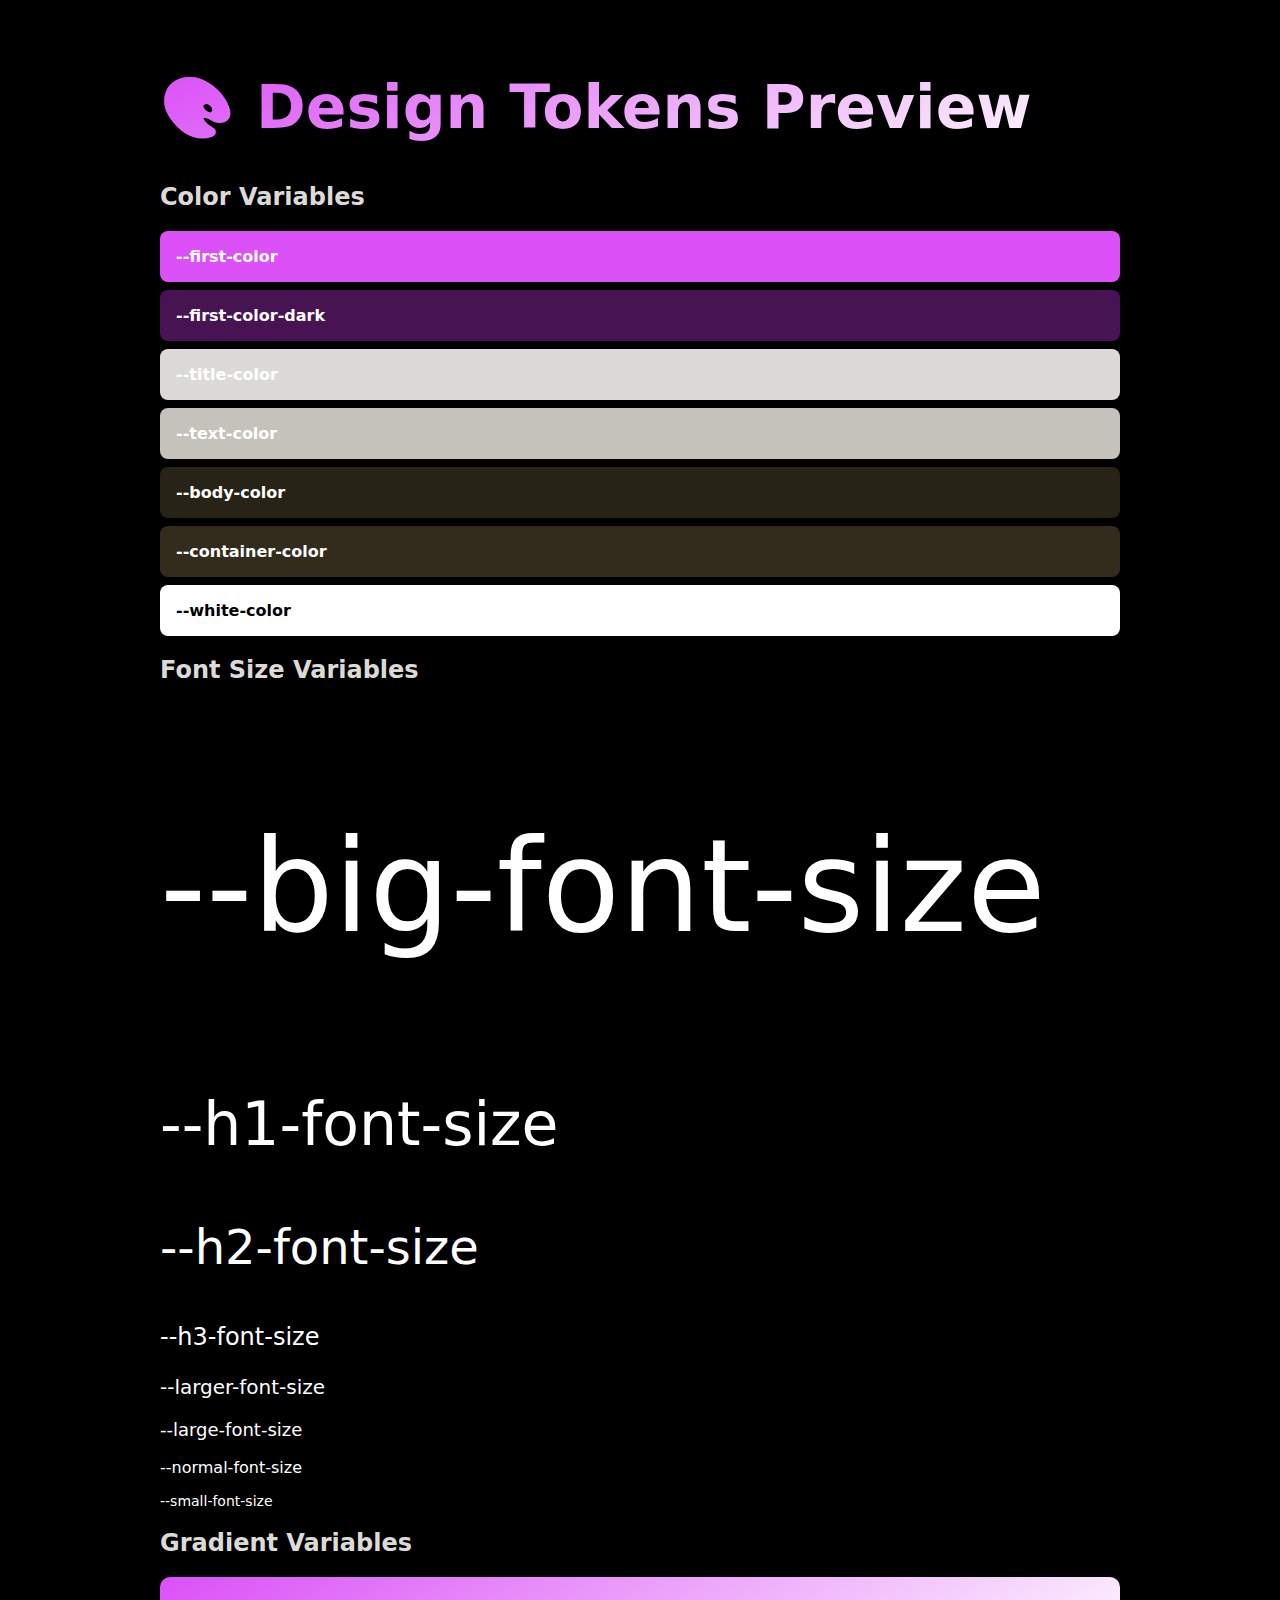
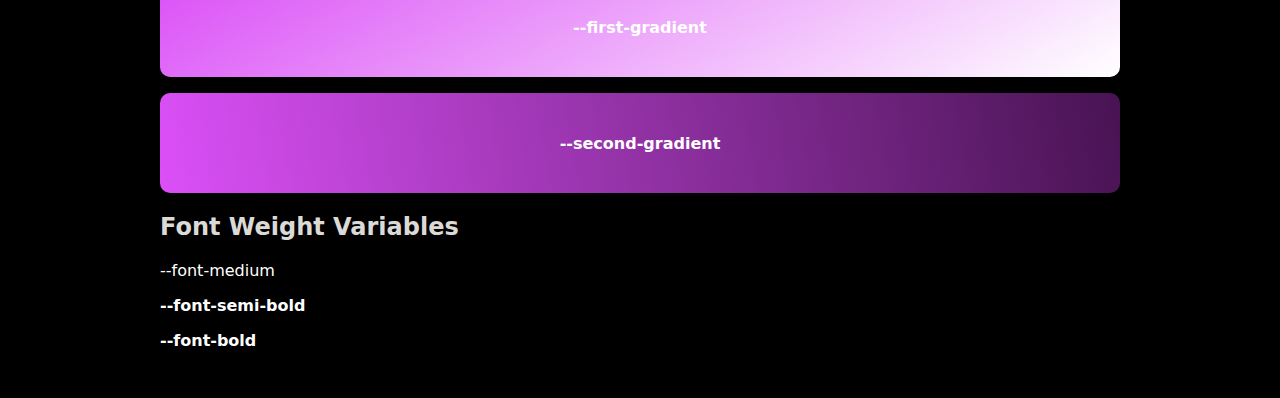
<file: tokenPreview.html>
<!DOCTYPE html>
<html lang="en">

<head>
  <meta charset="UTF-8" />
  <meta name="viewport" content="width=device-width, initial-scale=1.0" />
  <title>Design Tokens Preview</title>

  <style>
    :root {
      /*========== Colors ==========*/
      --first-hue: 290;
      --second-hue: 45;
      --first-color: hsl(var(--first-hue), 91%, 64%);
      --first-color-dark: hsl(var(--first-hue), 62%, 20%);
      --title-color: hsl(var(--second-hue), 8%, 85%);
      --text-color: hsl(var(--second-hue), 8%, 75%);
      --body-color: hsl(var(--second-hue), 28%, 12%);
      --container-color: hsl(var(--second-hue), 28%, 15%);
      --white-color: hsl(var(--second-hue), 8%, 100%);

      --first-gradient: linear-gradient(150deg,
          var(--first-color) 0%,
          var(--white-color) 100%);
      --second-gradient: linear-gradient(260deg,
          var(--first-color-dark) 0%,
          var(--first-color) 100%);

      /*========== Font sizes ==========*/
      --big-font-size: 8rem;
      --h1-font-size: 3.75rem;
      --h2-font-size: 3rem;
      --h3-font-size: 1.5rem;
      --larger-font-size: 1.25rem;
      --large-font-size: 1.125rem;
      --normal-font-size: 1rem; 
       --small-font-size: 0.875rem;

      /*========== Font weight ==========*/
      --font-medium: 500;
      --font-semi-bold: 600;
      --font-bold: 700;
    }

    body {
      margin: 0;
      padding: 2rem;
      font-family: system-ui, sans-serif;
      background-color: black;
      color: var(--white-color);
    }

    .container {
      max-width: 960px;
      margin: auto;
    }

    h1,
    h2 {
      color: var(--title-color);
    }

    .color-box {
      padding: 1rem;
      margin: 0.5rem 0;
      border-radius: 8px;
      font-weight: bold;
    }

    .gradient-box {
      height: 100px;
      margin: 1rem 0;
      border-radius: 10px;
      display: flex;
      align-items: center;
      justify-content: center;
      font-weight: bold;
    }

    .gradient-title {
      font-size: var(--h1-font-size);
      background: var(--first-gradient);
      -webkit-background-clip: text;
      -webkit-text-fill-color: transparent;
    }
  </style>
</head>

<body>
  <main class="container">
    <h1 class="gradient-title">🎨 Design Tokens Preview</h1>

    <!-- COLORS -->
    <section class="colors">
      <h2>Color Variables</h2>
      <div class="color-box" style="background: var(--first-color);">--first-color</div>
      <div class="color-box" style="background: var(--first-color-dark);">--first-color-dark</div>
      <div class="color-box" style="background: var(--title-color);">--title-color</div>
      <div class="color-box" style="background: var(--text-color);">--text-color</div>
      <div class="color-box" style="background: var(--body-color);">--body-color</div>
      <div class="color-box" style="background: var(--container-color);">--container-color</div>
      <div class="color-box" style="background: var(--white-color); color: black;">--white-color</div>
    </section>

    <!-- FONT SIZES -->
    <section class="fonts">
      <h2>Font Size Variables</h2>
      <p style="font-size: var(--big-font-size);">--big-font-size</p>
      <p style="font-size: var(--h1-font-size);">--h1-font-size</p>
      <p style="font-size: var(--h2-font-size);">--h2-font-size</p>
      <p style="font-size: var(--h3-font-size);">--h3-font-size</p>
      <p style="font-size: var(--larger-font-size);">--larger-font-size</p>
      <p style="font-size: var(--large-font-size);">--large-font-size</p>
      <p style="font-size: var(--normal-font-size);">--normal-font-size</p>
      <p style="font-size: var(--small-font-size);">--small-font-size</p>
    </section>

    <!-- GRADIENTS -->
    <section class="gradients">
      <h2>Gradient Variables</h2>
      <div class="gradient-box" style="background: var(--first-gradient);">--first-gradient</div>
      <div class="gradient-box" style="background: var(--second-gradient);">--second-gradient</div>
    </section>

    <!-- FONT WEIGHTS -->
    <section class="weights">
      <h2>Font Weight Variables</h2>
      <p style="font-weight: var(--font-medium);">--font-medium</p>
      <p style="font-weight: var(--font-semi-bold);">--font-semi-bold</p>
      <p style="font-weight: var(--font-bold);">--font-bold</p>
    </section>
  </main>
</body>

</html>
</file>
